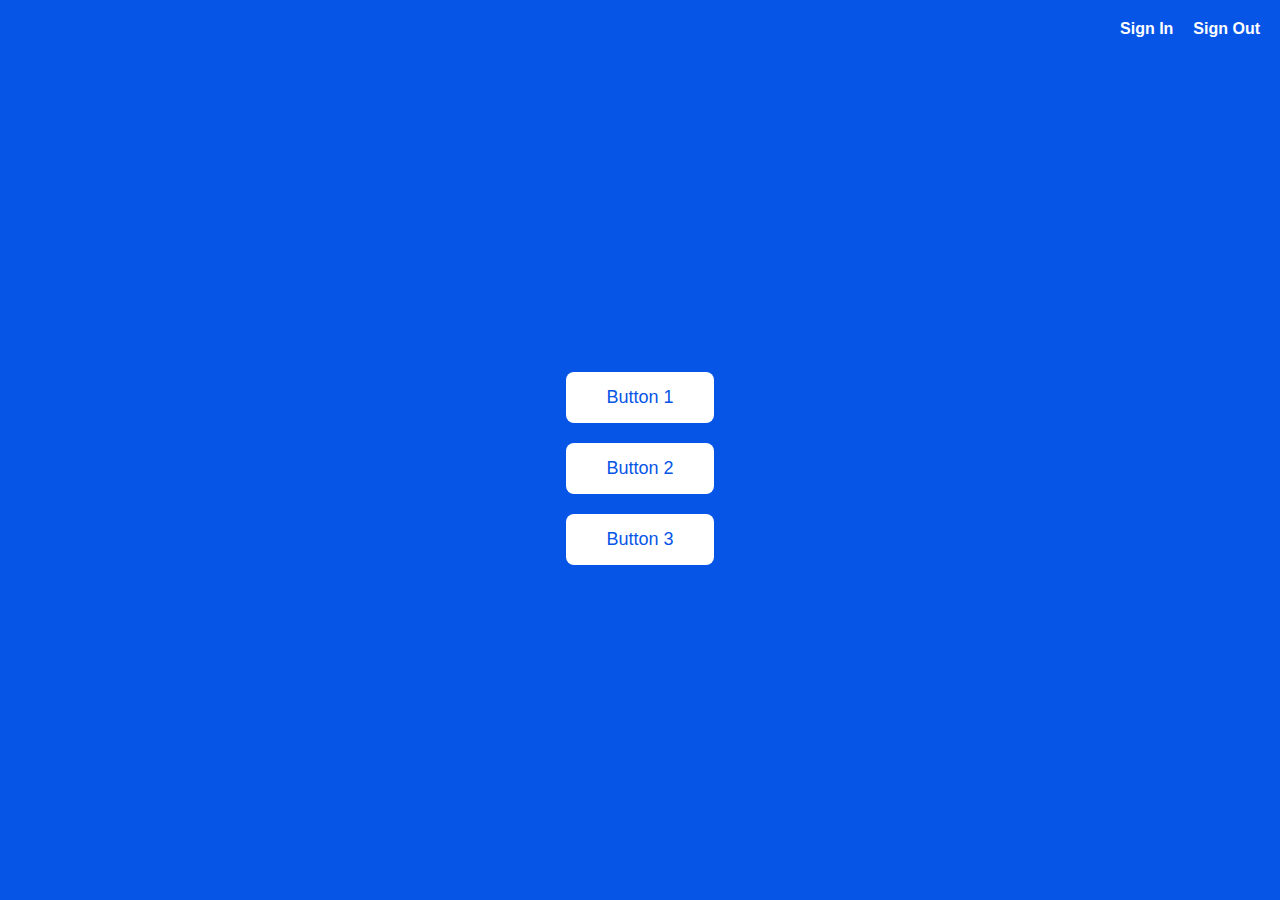
<file: templates/ht.html>
<!DOCTYPE html>
<html lang="en">
<head>
  <meta charset="UTF-8" />
  <meta name="viewport" content="width=device-width, initial-scale=1.0" />
  <title>FastAPI Page</title>
  <link rel="stylesheet" href="/static/style.css" />
</head>
<body>
  <div class="header">
    <a href="#">Sign In</a>
    <a href="#">Sign Out</a>
  </div>
  <div class="container">
    <div class="button-group">
      <button>Button 1</button>
      <button>Button 2</button>
      <button>Button 3</button>
    </div>
  </div>
</body>
</html>
</file>
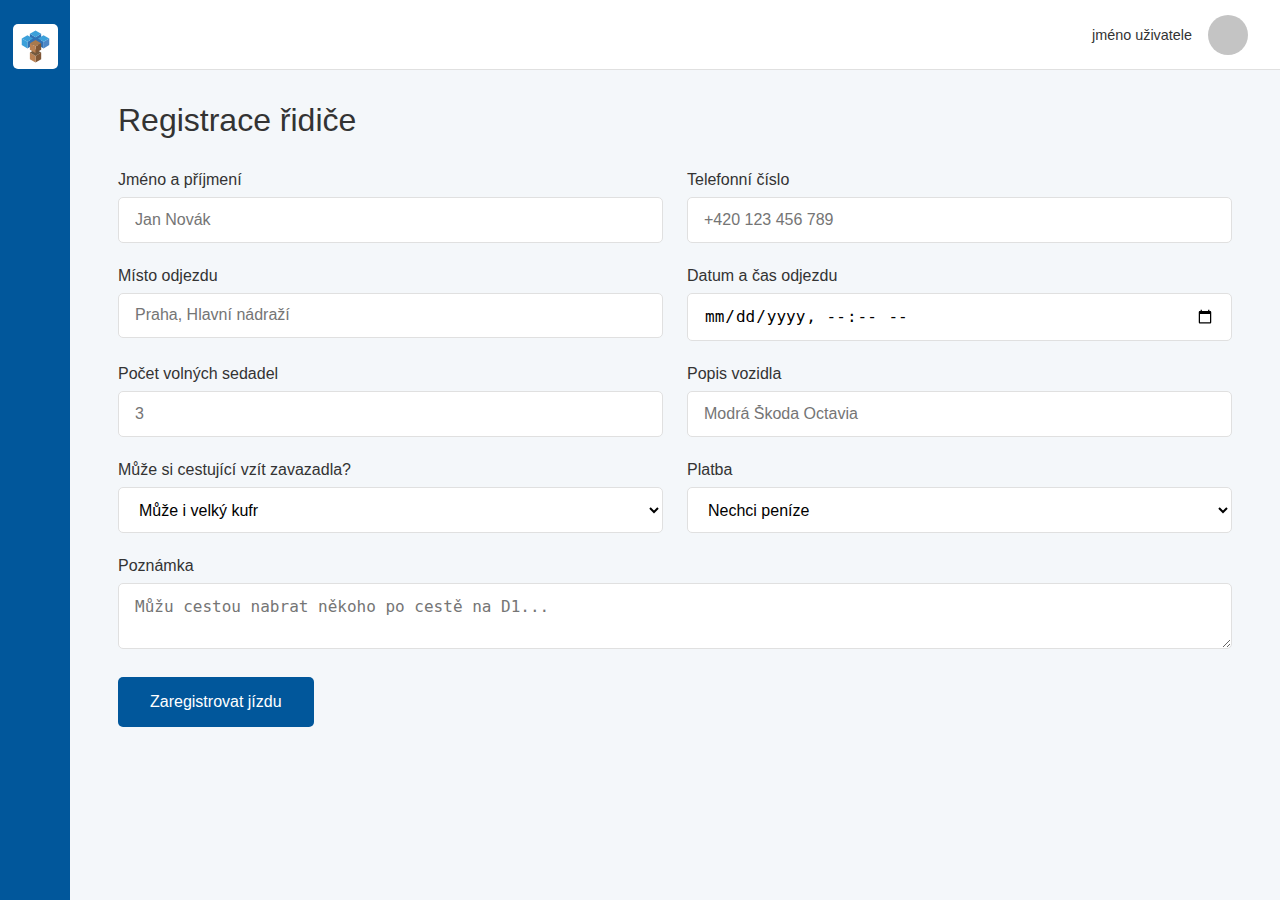
<file: templates/register-driver.html>
<!DOCTYPE html>
<html lang="cs">
<head>
  <meta charset="UTF-8">
  <meta name="viewport" content="width=device-width, initial-scale=1.0">
  <title>Registrace řidiče</title>
  <link rel="stylesheet" href="style.css">
</head>
<body>
  <div class="app-layout">
    <aside class="left-sidebar">
      <img src="icon_color.svg" alt="Shuttle Logo" class="logo">
    </aside>
    <div class="main-content-wrapper">
      <header class="top-bar">
        <div class="user-profile">
          <span>jméno uživatele</span>
          <div class="avatar"></div>
        </div>
      </header>
      <main class="content-area">
        <h1>Registrace řidiče</h1>
        <form>
          <div class="grid">
            <label>Jméno a příjmení
              <input type="text" name="name" placeholder="Jan Novák" required>
            </label>
            <label>Telefonní číslo
              <input type="tel" name="phone" placeholder="+420 123 456 789" required>
            </label>
          </div>
          <div class="grid">
            <label>Místo odjezdu
              <input type="text" name="departure_place" placeholder="Praha, Hlavní nádraží" required>
            </label>
            <label>Datum a čas odjezdu
              <input type="datetime-local" name="departure_time" required>
            </label>
          </div>
          <div class="grid">
            <label>Počet volných sedadel
              <input type="number" name="seats" min="1" max="8" placeholder="3" required>
            </label>
            <label>Popis vozidla
              <input type="text" name="car_description" placeholder="Modrá Škoda Octavia" required>
            </label>
          </div>
          <div class="grid">
              <label>Může si cestující vzít zavazadla?
                  <select name="luggage" required>
                    <option value="small">Pouze malý batoh</option>
                    <option value="big" selected>Může i velký kufr</option>
                  </select>
              </label>
              <label>Platba
                  <select name="payment" required>
                    <option value="free">Nechci peníze</option>
                    <option value="beer">Kup mi pivo</option>
                    <option value="cash">Hotovost</option>
                    <option value="qr">Pošlu QR kód</option>
                  </select>
              </label>
          </div>
          <label>Poznámka
            <textarea name="notes" placeholder="Můžu cestou nabrat někoho po cestě na D1..."></textarea>
          </label>
          <button type="submit">Zaregistrovat jízdu</button>
        </form>
      </main>
    </div>
  </div>
</body>
</html>
</file>
<file: static/style.css>
body {
    margin: 0;
    background-color: rgb(6, 85, 231);
    font-family: Arial, sans-serif;
    color: white;
  }
  
  .header {
    display: flex;
    justify-content: flex-end;
    padding: 20px;
  }
  
  .header a {
    color: white;
    text-decoration: none;
    margin-left: 20px;
    font-weight: bold;
  }
  
  .container {
    height: calc(100vh - 80px);
    display: flex;
    justify-content: center;
    align-items: center;
  }
  
  .button-group {
    display: flex;
    flex-direction: column;
    gap: 20px;
  }
  
  .button-group button {
    padding: 15px 40px;
    font-size: 18px;
    border: none;
    border-radius: 8px;
    background-color: white;
    color: rgb(6, 85, 231);
    cursor: pointer;
    transition: background-color 0.3s ease;
  }
  
  .button-group button:hover {
    background-color: #e0e0e0;
  }
</file>
<file: templates/style.css>
/* style.css */

/* Základní nastavení a proměnné */
:root {
  --primary-blue: #01579b; /* Tmavě modrá z designu */
  --background-color: #f4f7fa;
  --text-color: #333;
  --border-color: #e0e0e0;
  --font-family: -apple-system, BlinkMacSystemFont, "Segoe UI", Roboto, Helvetica, Arial, sans-serif;
}

* {
  box-sizing: border-box;
  margin: 0;
  padding: 0;
}

body {
  font-family: var(--font-family);
  background-color: var(--background-color);
  color: var(--text-color);
  display: flex; /* Klíčové pro layout s postranní lištou */
  height: 100vh;
}

/* Hlavní layout aplikace */
.app-layout {
  display: flex;
  width: 100%;
}

.left-sidebar {
  width: 70px;
  background-color: var(--primary-blue);
  padding: 1.5rem 0;
  display: flex;
  flex-direction: column;
  align-items: center;
  flex-shrink: 0;
}

.logo {
  width: 45px;
  height: 45px;
  background-color: #fff; /* Placeholder pro logo */
  border-radius: 5px;
  /* Vložte sem vaše SVG nebo IMG logo */
}

.main-content-wrapper {
  flex-grow: 1;
  display: flex;
  flex-direction: column;
  height: 100vh;
}

.top-bar {
  height: 70px;
  background-color: #fff;
  border-bottom: 1px solid var(--border-color);
  display: flex;
  justify-content: flex-end;
  align-items: center;
  padding: 0 2rem;
  flex-shrink: 0;
}

.user-profile {
  display: flex;
  align-items: center;
}

.user-profile span {
  margin-right: 1rem;
  font-size: 0.9rem;
}

.user-profile .avatar {
  width: 40px;
  height: 40px;
  background-color: #c4c4c4;
  border-radius: 50%;
}

.content-area {
  padding: 2rem 3rem;
  overflow-y: auto;
  flex-grow: 1;
}

/* Styly pro formuláře a tlačítka */
h1 {
  margin-bottom: 2rem;
  font-weight: 500;
}

input[type="text"],
input[type="tel"],
input[type="number"],
input[type="datetime-local"],
select,
textarea {
  width: 100%;
  padding: 0.8rem 1rem;
  border: 1px solid var(--border-color);
  border-radius: 5px;
  font-size: 1rem;
  margin-top: 0.5rem;
  background-color: #fff;
}

label {
  display: block;
  margin-bottom: 1.5rem;
  font-weight: 500;
}

button[type="submit"] {
  background-color: var(--primary-blue);
  color: white;
  border: none;
  padding: 1rem 2rem;
  font-size: 1rem;
  border-radius: 5px;
  cursor: pointer;
  transition: background-color 0.2s;
}

button[type="submit"]:hover {
  background-color: #004274;
}

.grid {
  display: grid;
  grid-template-columns: 1fr 1fr;
  gap: 1.5rem;
}

/* Styly pro Landing Page (tlačítka pod sebou) */
.landing-buttons {
  display: flex;
  flex-direction: column;
  max-width: 400px;
  margin: 0 auto;
}

.landing-buttons a {
  text-decoration: none;
  color: white;
  background-color: var(--primary-blue);
  padding: 1rem;
  margin-bottom: 1rem;
  border-radius: 5px;
  text-align: center;
  transition: background-color 0.2s;
}

.landing-buttons a:hover {
  background-color: #004274;
}

.landing-buttons a.outline {
    background-color: transparent;
    border: 1px solid var(--primary-blue);
    color: var(--primary-blue);
}
.landing-buttons a.outline:hover {
    background-color: #e7f1f9;
}


/* Styly pro dashboard cestujícího (přesně podle obrázku) */
.ride-info-row {
  display: flex;
  margin-bottom: 1rem;
  font-size: 1.1rem;
  align-items: center;
}

.ride-info-label {
  background-color: var(--primary-blue);
  color: white;
  padding: 0.6rem 1rem;
  border-radius: 5px;
  flex-shrink: 0;
  width: 250px; /* Pevná šířka pro zarovnání */
  text-align: left;
  margin-right: 1.5rem;
  font-weight: 500;
}

.ride-info-value {
  font-weight: 500;
}
</file>
